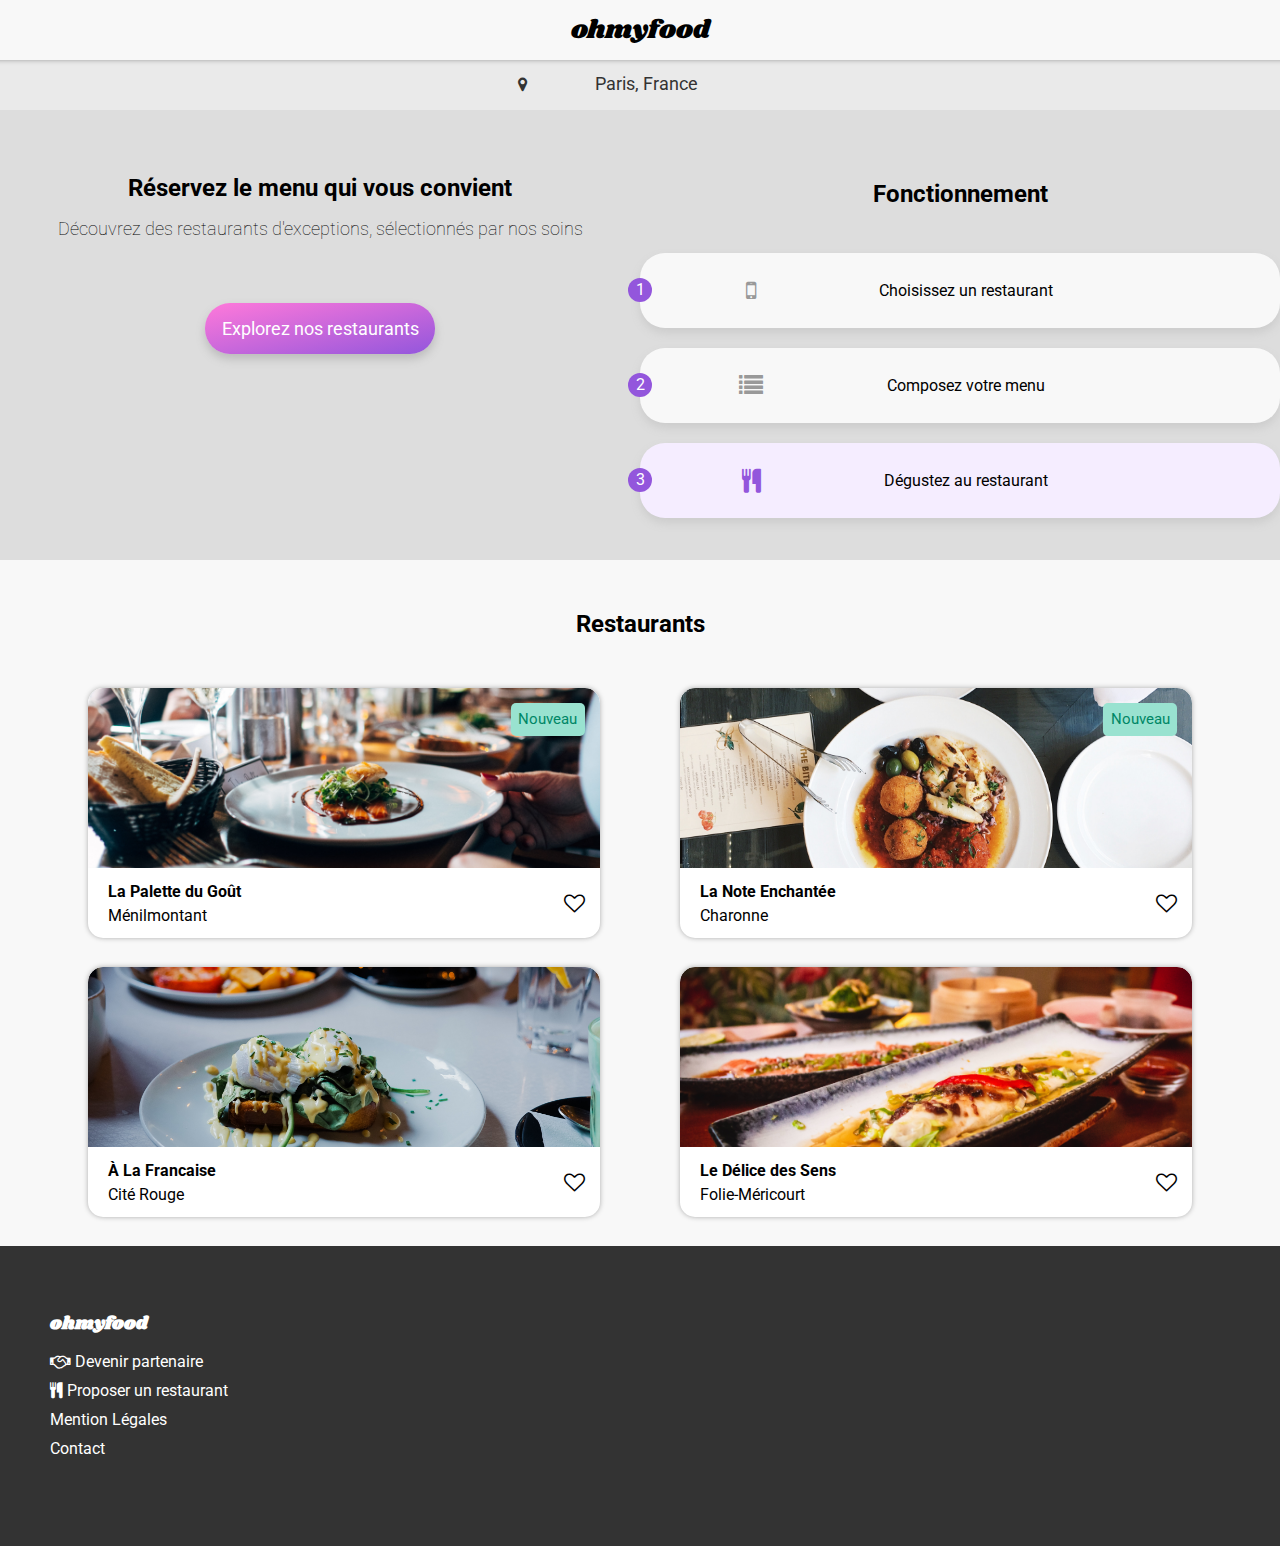
<file: index.html>
<!DOCTYPE html>
<html lang="fr">
<head>
	<meta charset="utf-8">
	<meta name="viewport" content="width=device-width, initial-scale=1">
	<title>ohmyfood</title>
	<link rel="stylesheet" type="text/css" href="css/main.css">
	<link rel="stylesheet" type="text/css" href="css/index.css">
	<link rel="stylesheet" media="screen and (min-width: 992px)" href="css/index_desktop.css">

	<link rel="stylesheet" href="https://cdnjs.cloudflare.com/ajax/libs/font-awesome/4.7.0/css/font-awesome.min.css" crossorigin="anonymous">
</head>
<body>
	<div id="main">
		<div id="loader_box"><div id="loader"></div></div>

		<header>
			<a href="index.html" id="logo">ohmyfood</a>
			<div id="location"><i class="fa fa-map-marker" aria-hidden="true"></i> <input type="text" name="input_location" value="Paris, France"></div>
		</header>
		<div id="intro">
			<h1 id="intro_title">R&eacute;servez le menu qui vous convient</h1>
			<span>D&eacute;couvrez des restaurants d'exceptions, s&eacute;lectionn&eacute;s par nos soins</span>
			<a class="button_big" href="#restaurants">Explorez nos restaurants</a>
		</div>


		<div id="fonc">
			<h2 class="title">Fonctionnement</h2>

			<div class="fonc_step"><span class="step_number">1</span><i class="fa fa-mobile" aria-hidden="true"></i><span class="step_content">Choisissez un restaurant</span></div>
			<div class="fonc_step"><span class="step_number">2</span><i class="fa fa-list" aria-hidden="true"></i><span class="step_content">Composez votre menu</span></div>
			<div class="fonc_step fonc_step_active"><span class="step_number">3</span><i class="fa fa-cutlery" aria-hidden="true"></i><span class="step_content">D&eacute;gustez au restaurant</span></div>


		</div>

		<div id="restaurants">
			<h2 class="title">Restaurants</h2>


			<div class="restaurant_list restaurant_new">
				<a href="menu1.html" class="restaurant_img"><img alt="Image restaurant" src="images/restaurants/jay-wennington-N_Y88TWmGwA-unsplash.jpg"></a>
				<a href="menu1.html" class="restaurant_text">
					<span class="restaurant_name">La Palette du Go&ucirc;t</span>
					<span class="restaurant_location">M&eacute;nilmontant</span>

				</a>
				<span class="like"><i class="fa fa-heart-o" aria-hidden="true"></i></span>
			</div>	



			<div class="restaurant_list restaurant_new">
				<a href="menu3.html" class="restaurant_img"><img alt="Image restaurant" src="images/restaurants/stil-u2Lp8tXIcjw-unsplash.jpg"></a>
				<a href="menu3.html" class="restaurant_text">
					<span class="restaurant_name">La Note Enchant&eacute;e</span>
					<span class="restaurant_location">Charonne</span>

				</a>
				<span class="like" ><i class="fa fa-heart-o" aria-hidden="true"></i></span>
			</div>	


			<div class="restaurant_list">
				<a href="menu4.html" class="restaurant_img"><img alt="Image restaurant" src="images/restaurants/toa-heftiba-DQKerTsQwi0-unsplash.jpg"></a>
				<a href="menu4.html" class="restaurant_text">
					<span class="restaurant_name">&Agrave; La Francaise</span>
					<span class="restaurant_location">Cit&eacute; Rouge</span>

				</a>
				<span class="like"><i class="fa fa-heart-o" aria-hidden="true"></i></span>
			</div>	

			<div class="restaurant_list">
				<a href="menu2.html" class="restaurant_img"><img alt="Image restaurant" src="images/restaurants/louis-hansel-shotsoflouis-qNBGVyOCY8Q-unsplash.jpg"></a>
				<a href="menu2.html" class="restaurant_text">
					<span class="restaurant_name">Le D&eacute;lice des Sens</span>
					<span class="restaurant_location">Folie-M&eacute;ricourt</span>

				</a>
				<span class="like"><i class="fa fa-heart-o" aria-hidden="true"></i></span>
			</div>	


		</div>
	</div>

	<footer>
		<h2>ohmyfood</h2>
		<a href=""><i class="fa fa-handshake-o" aria-hidden="true"></i> Devenir partenaire</a>
		<a href=""><i class="fa fa-cutlery" aria-hidden="true"></i> Proposer un restaurant</a>
		<a href="">Mention L&eacute;gales</a>
		<a href="">Contact</a>
	</footer>
</body>
</html>
</file>
<file: css/main.css>
@import url('https://fonts.googleapis.com/css2?family=Roboto:wght@100;400;700&family=Shrikhand&display=swap');

/* VARIABLES */
:root {
	--primary: #9356DC;
	--primary_light: #D556DB;
	--secondary: #FF79DA;
	--tertiary: #99E2D0;
	--green: #99e2d0;
	--loader_size: 48px;
	--loader_thickness: 2px;
	--loader_color_back: #eee;
}


/* ANIMATIONS */
@keyframes loader_box_fade {
	0%{
		visibility: visible;
		background-color: rgba(255, 255, 255, 0.9);
	}
	92%{
		background-color: rgba(255, 255, 255, 0.5);
	}
	100% {
		background-color: rgba(255, 255, 255, 0);
		visibility: hidden;
	}
}
@keyframes loader {
	0% {
		transform: rotate(0deg);
		border-bottom-color: var(--primary);
	}
	50% {
		border-bottom-color: var(--secondary);
	}
	100% {
		transform: rotate(359deg);
		border-bottom-color: var(--primary);
	}
}


body {
	font-family: 'Roboto', sans-serif;
	padding: 0px;
	margin: 0px;
}
#main {
	background-color: #f8f8f8;
}
#logo {
	font-family: 'Shrikhand', cursive;
	font-size: 26px;
	width: 100%;
	height: 60px;
	line-height: 60px;
	text-align: center;
	display: block;
	color: black;
	text-decoration: none;
}

#loader_box {
	width: 100%;
	min-height: 800%;
	position: fixed;
	top: 0px;
	left: 0px;
	visibility: hidden;
	animation: loader_box_fade 1s;
	animation-iteration-count: 1;
	z-index: 9;
}
#loader {
	border: var(--loader_thickness) solid var(--loader_color_back);
	border-bottom: var(--loader_thickness) solid var(--primary);
	border-radius: 50%;
	width: var(--loader_size);
	height: var(--loader_size);
	animation: loader 2s linear infinite;
	position: fixed;
	top: calc(50% - var(--loader_size) / 2);
	left: calc(50% - var(--loader_size) / 2);
}
#loader:after {
	content: " ";
	border: var(--loader_thickness) solid var(--loader_color_back);
	border-bottom: var(--loader_thickness) solid var(--secondary);
	border-radius: 50%;
	margin-top: calc(2 * var(--loader_thickness));
	margin-left: calc(2 * var(--loader_thickness));
	display: block;
	width: calc(var(--loader_size) / 1.33);
	height: calc(var(--loader_size) / 1.33);
	animation: loader 2s linear infinite;
}

.button_big {
	color: #fff;
	padding: 15px;
	border-radius: 25px;
	text-decoration: none;
	background: linear-gradient(to bottom right, var(--secondary), var(--primary));
	margin-left: auto;
	margin-right: auto;
	width: 200px;
	box-shadow: 0px 5px 10px #bbb;
	font-weight: 400;
	text-align: center;
	display: block;
	opacity: 1.0;
	transition: all 0.5s;
}
.button_big:hover {
	box-shadow: 0px 5px 10px #888;
	opacity: 0.7;
}

.like {
	color: black;
	font-size: 21px;
}
.like:after {
	background-color: var(--primary); /*Utilise si gradient non supporte?*/
	background: linear-gradient(to bottom, var(--primary), var(--secondary));
	-webkit-background-clip: text;
	-webkit-text-fill-color: transparent;
	content: "\f004";
	font: 21px FontAwesome;
	margin-left: -21px;
	margin-bottom: 2px;
	height: 21px;
	display: inline-block;

	transition: opacity 0.5s;

	opacity: 0;
}
.like:hover:after {
	opacity: 1.0;
}


footer {
	height: 200px;
	background-color: #333;
	width: calc(100% - 100px);
	padding: 50px;
	color: #fff;
}
footer h2 {
	font-family: 'Shrikhand', cursive;
	font-size: 18px;
}
footer a {
	text-decoration: none;
	display: block;
	color: #fff;
	margin-top: 10px;
}
</file>
<file: css/index.css>
#location {
	width: 100%;
	height: 50px;
	background-color: #eaeaea;
	line-height: 50px;
	color: #333;
	text-align: center;
	box-shadow: #999 0px 30px 5px -30px inset;
}
#location input[type=text] {
	background-color: #eaeaea;
	color: #333;
	font-size: 18px;
	text-align: center;
	border: none;
	font-family: 'Roboto', sans-serif;
}
#intro {
	text-align: center;
	width: 90%;
	padding: 0% 5% 0% 5%;
	display: flex;
	flex-direction: column;
	justify-content: space-evenly;
	height: 300px;
	font-weight: 100;
	font-size: 18px;
}
#intro span {
	display: block;
}
#intro_title {
	font-size: 24px;
	font-weight: bold;
}

#fonc {
	text-align: center;
	background-color: #fff;
	width: 90%;
	padding: 0% 5% 0% 5%;
	height: 450px;

}
.title {
	display: block;
	padding: 50px 0px 25px 0px;
	font-size: 24px;
	font-weight: bold;
	text-align: center;
}
#fonc i {
	color: #999;
	position: absolute;
	font-size: 24px;
	left: 15%;
	top: 0px;
	line-height: 75px;
	width: 30px;
}
.fonc_step {
	position: relative;
	margin-top: 20px;
	width: 100%;
	height: 75px;
	line-height: 75px;
	background-color: #f8f8f8;
	border-radius: 25px;
	box-shadow: 0px 5px 10px #ccc;
}
.fonc_step_active {
	background-color: #f5edff;
}
.fonc_step_active i {
	color: var(--primary) !important;
}
.step_number {
	background-color: var(--primary);
	border-radius: 50%;
	color: #fff;
	width: 24px;
	height: 24px;
	line-height: 24px;
	display: inline-block;
	float: left;
	margin-top: 25px;
	margin-left: -12px;
}

#restaurants {
	text-align: center;
	width: 90%;
	padding: 0% 5% 0% 5%;
}
.restaurant_list {
	width: 100%;
	height: 250px;
	border-radius: 15px;
	background-color: #fff;
	box-shadow: 0px 0px 5px #aaa;
	display: inline-block;
	color: #000;
	text-decoration: none;
	text-align: left;
	margin-bottom: 25px;
	position: relative;
}
.restaurant_new::after {
	content: "Nouveau";
	position: absolute;
	top: 15px;
	right: 15px;
	padding: 7.5px;
	font-size: 15px;
	border-radius: 5px;
	background-color: #99E2D0;
	color: #008766;
}

.restaurant_list .restaurant_img {
	width: 100%;
	height: 72%;
	overflow: hidden;
	border-top-left-radius: 15px;
	border-top-right-radius: 15px;
	display: inline-flex;
	justify-content: center;	
	align-items: center;

}
.restaurant_list .restaurant_img img {
	object-fit: cover;
	width: 100%;
	height: 180px;
}
.restaurant_text {
	height: 28%;
	width: 80%;
	float: left;

	display: inline-block;

}
.restaurant_name {
	font-weight: bold;
	display: block;
	margin-left: 20px;
	margin-top: 10px;
}
.restaurant_location {
	margin-left: 20px;
	display: block;
	margin-top: 5px;
}
.restaurant_list .like {
	float: right;
	margin-top: 20px;
	margin-right: 15px;
}
.restaurant_list a {
	color: black;
	text-decoration: none;
}
</file>
<file: css/index_desktop.css>
#intro {
	display: inline-block;
	width: 50%;
	height: 450px;
	padding: 0px;
	background: #ddd;
	float: left;
	margin-bottom: 50px;
}
#intro_title {
	margin-top: 10%;
}
#intro span {
	margin-bottom: 10%;
}
#fonc {
	float: right;
	display: inline-block;
	width: 50%;
	background: #ddd;
	padding: 0px;
	vertical-align: top;
	margin-bottom: 50px;
}
#restaurants {
	padding:50px 0px 0px 0px;
	width: 100%;
	text-align: center;
}
.restaurant_list {
	width: 40%;
	margin-left: 3%;
	margin-right: 3%;
	overflow: hidden;
}

#restaurants .title {
	padding: 30px 0px 30px 0px;
}
</file>
